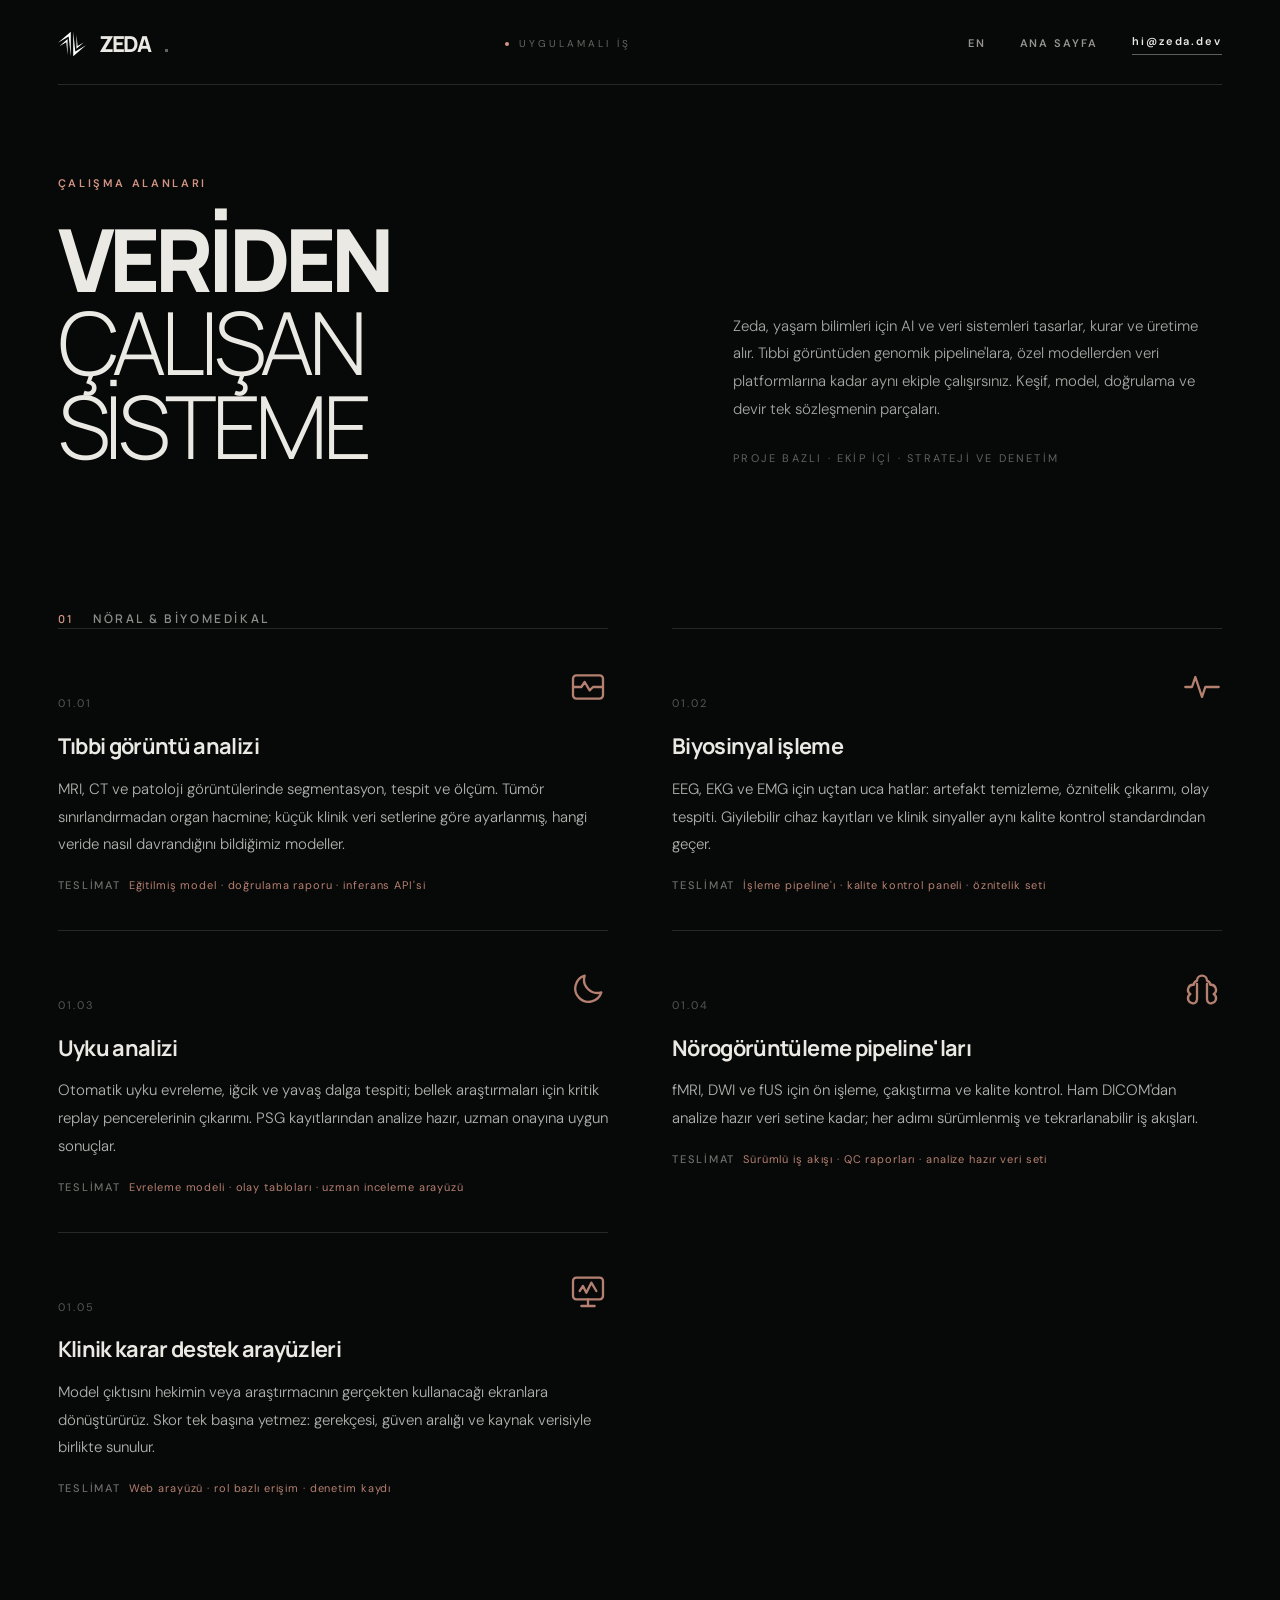
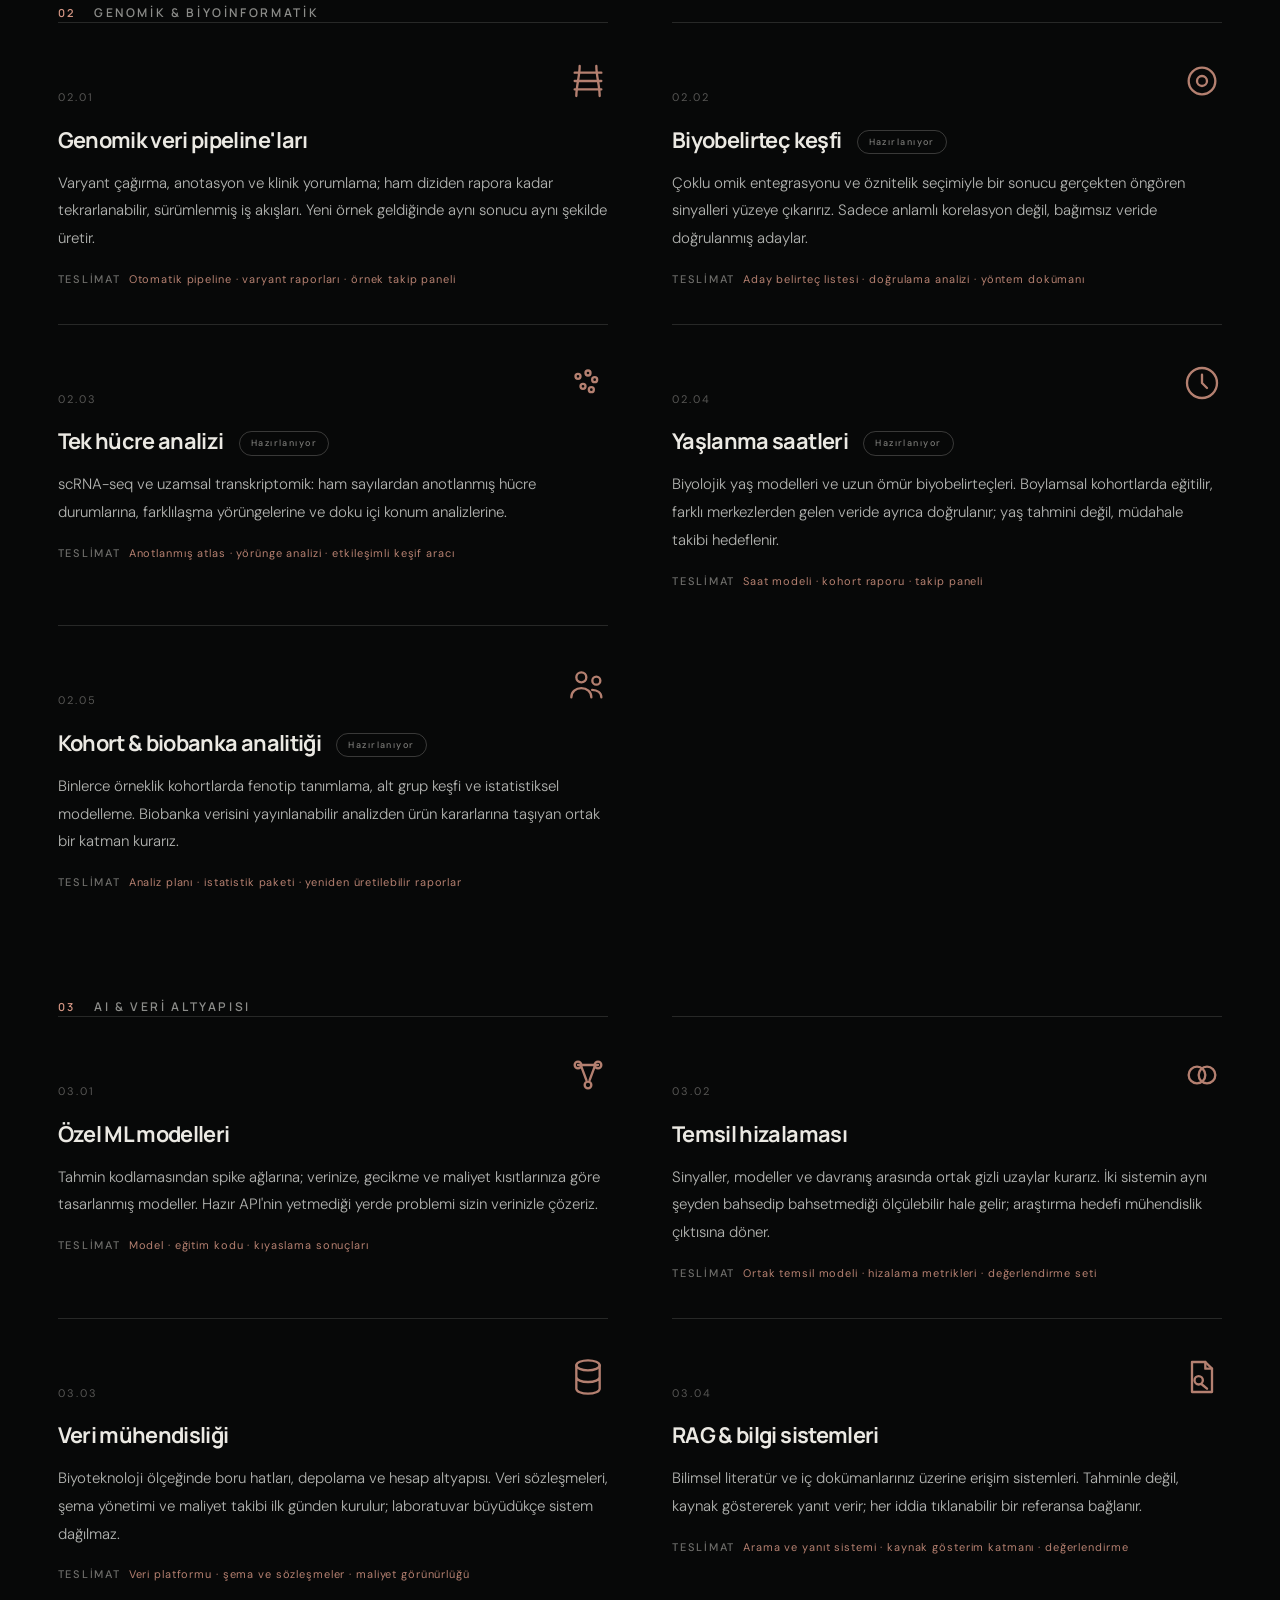
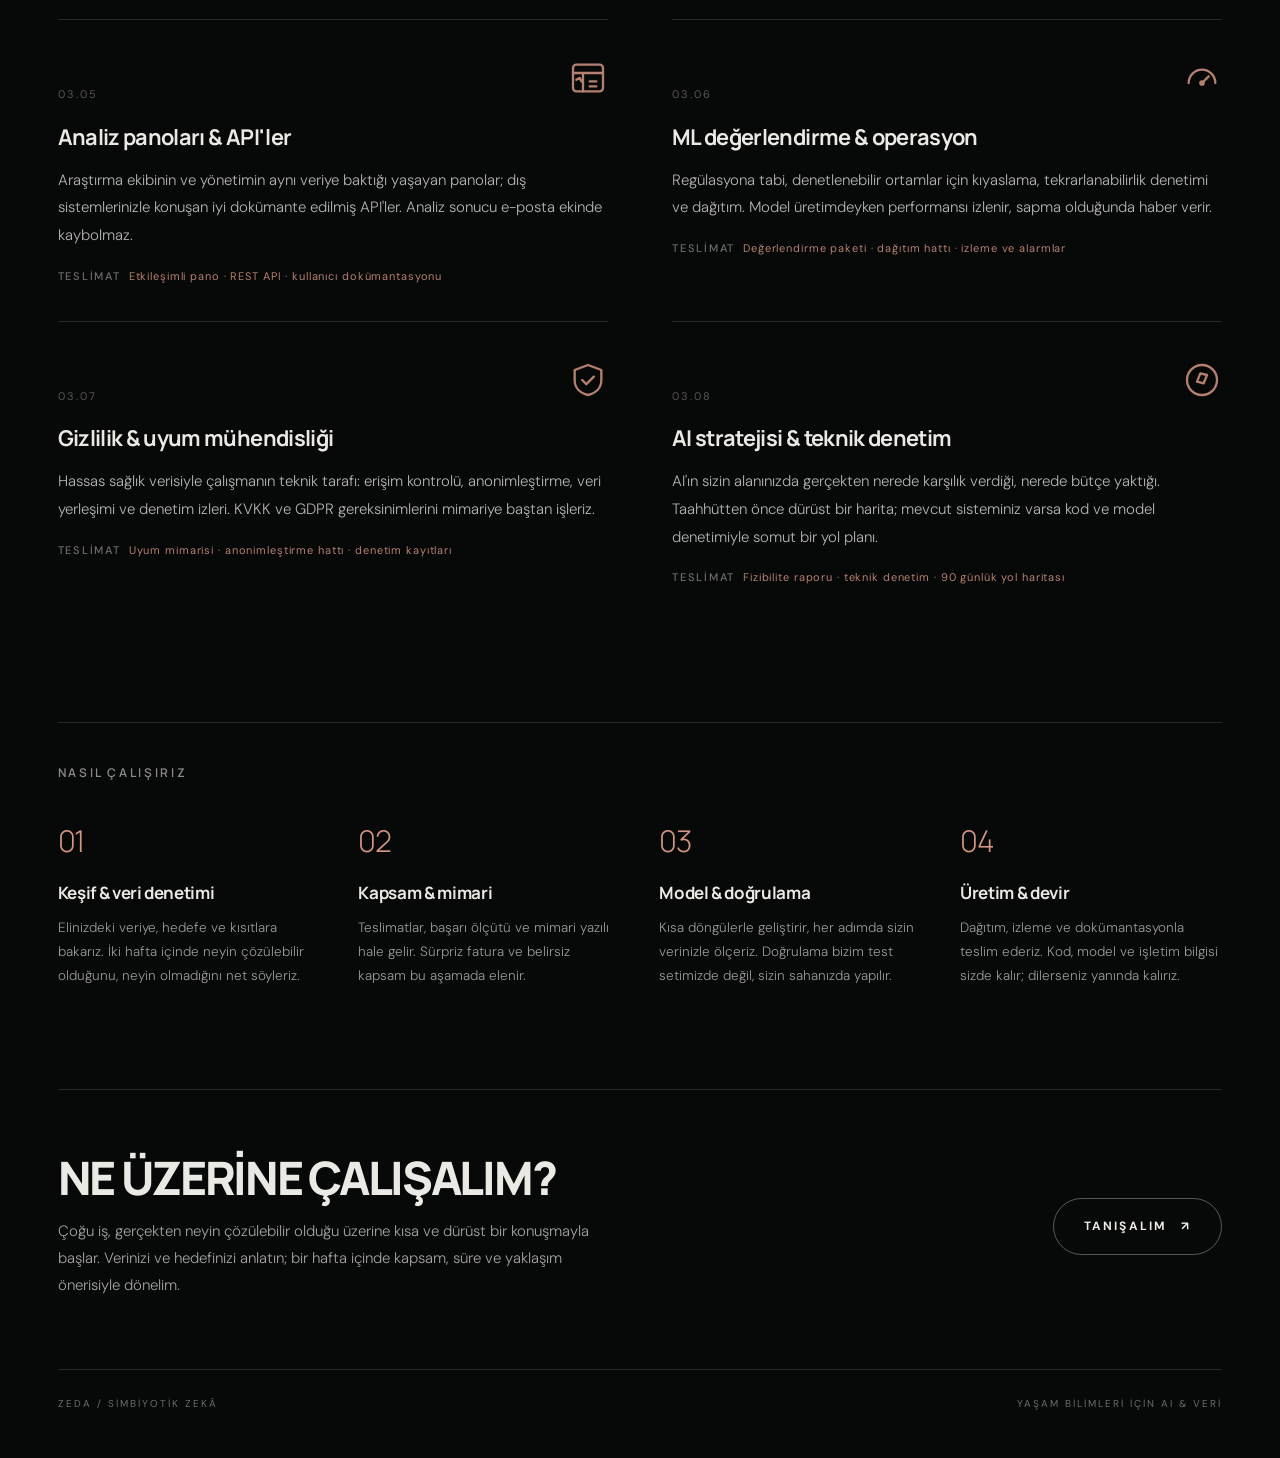
<file: services-tr.html>
<!doctype html>
<html lang="tr">
<head>
<meta charset="utf-8">
<meta name="viewport" content="width=device-width, initial-scale=1, viewport-fit=cover">
<meta name="theme-color" content="#080909">
<meta name="robots" content="index,follow">
<meta name="description" content="Zeda hizmetleri: tıbbi görüntüleme, biyosinyal, genomik ve biyoinformatikten AI ve veri altyapısına; yaşam bilimleri için uçtan uca mühendislik.">
<link rel="canonical" href="https://zeda.dev/services-tr.html">
<link rel="alternate" hreflang="en" href="https://zeda.dev/services.html">
<link rel="alternate" hreflang="tr" href="https://zeda.dev/services-tr.html">
<link rel="alternate" hreflang="x-default" href="https://zeda.dev/services.html">
  <link rel="icon" type="image/svg+xml" href="./zeda-logo-white.svg">
<meta name="twitter:card" content="summary_large_image">
<meta property="og:type" content="website">
  <meta property="og:image" content="https://zeda.dev/og-image.jpg">
  <meta property="og:image:width" content="1200">
  <meta property="og:image:height" content="630">
  <meta property="og:image:alt" content="Zeda · AI and data for the life sciences">
  <meta name="twitter:image" content="https://zeda.dev/og-image.jpg">

<meta property="og:title" content="Çalışma Alanları · Zeda">
<meta property="og:description" content="Zeda hizmetleri: tıbbi görüntüleme, biyosinyal, genomik ve biyoinformatikten AI ve veri altyapısına; yaşam bilimleri için uçtan uca mühendislik.">
<link rel="preconnect" href="https://fonts.googleapis.com">
<link rel="preconnect" href="https://fonts.gstatic.com" crossorigin>
<link href="https://fonts.googleapis.com/css2?family=DM+Sans:wght@300;400;500;600;700&family=Manrope:wght@300;400;500;600;700;800&display=swap" rel="stylesheet">
<title>Çalışma Alanları · Zeda | AI &amp; Data for the Life Sciences</title>
<style>
:root{--ink:#070808;--chalk:#ebe9e3;--acc:#d39583;--line:rgba(235,233,227,.14)}
*{box-sizing:border-box}
html{scroll-behavior:smooth}
body{margin:0;background:var(--ink);color:var(--chalk);font-family:'DM Sans',Helvetica,Arial,sans-serif;-webkit-font-smoothing:antialiased;line-height:1.6}
a{color:inherit;text-decoration:none}
.wrap{max-width:1560px;margin:0 auto;padding:0 clamp(24px,4.5vw,72px)}
header{display:flex;align-items:center;justify-content:space-between;padding:30px 0 26px;border-bottom:1px solid var(--line)}
.brand{display:inline-flex;align-items:center;gap:13px;font-family:'Manrope',sans-serif;font-weight:800;letter-spacing:-.09em;font-size:22px;line-height:1}
.brand img{width:28px;height:28px}
.brand .dot{opacity:.4}
.head-mid{font-size:10px;letter-spacing:.3em;color:rgba(235,233,227,.42);display:flex;align-items:center;gap:10px}
.head-mid::before{content:"";width:4px;height:4px;border-radius:50%;background:var(--acc)}
.head-right{display:flex;align-items:center;gap:clamp(18px,2.6vw,42px);font-size:11px;letter-spacing:.18em;font-weight:600}
.head-right a{opacity:.62;transition:opacity .2s}
.head-right a:hover{opacity:1}
.head-right .mail{border-bottom:1px solid rgba(255,255,255,.35);padding-bottom:3px;opacity:1}
.hero{padding:10vh 0 8vh;display:grid;grid-template-columns:1.25fr 1fr;gap:clamp(30px,5vw,90px);align-items:end}
.hero .kick{font-size:11px;letter-spacing:.24em;color:var(--acc);font-weight:600;margin-bottom:24px}
.hero h1{font-family:'Manrope',sans-serif;font-weight:800;letter-spacing:-.06em;line-height:.96;font-size:clamp(46px,6.8vw,110px);margin:0}
.hero h1 .thin{font-weight:300}
.hero p{max-width:56ch;font-size:clamp(15px,1.15vw,18px);color:rgba(227,228,224,.72);font-weight:300;line-height:1.85;margin:0 0 8px}
.hero .hero-note{display:block;margin-top:26px;font-size:11px;letter-spacing:.2em;color:rgba(235,233,227,.4)}
.svc-sec-title{font-family:'Manrope',sans-serif;font-size:12px;font-weight:600;letter-spacing:.22em;color:rgba(228,229,224,.6);margin:70px 0 0;text-transform:uppercase;display:flex;align-items:baseline;gap:18px}
.svc-sec-title .sec-n{color:var(--acc);font-size:11px}
.svc-grid{display:grid;grid-template-columns:repeat(2,1fr);column-gap:clamp(40px,5vw,90px)}
.svc-card{position:relative;padding:38px 0 34px;border-top:1px solid var(--line)}
.svc-top{display:flex;align-items:baseline;justify-content:space-between;gap:16px;margin-bottom:14px}
.svc-n{font-size:11px;letter-spacing:.18em;color:rgba(235,233,227,.35)}
.svc-icon{color:var(--acc);opacity:.85;transition:transform .3s,opacity .3s}
.svc-card:hover .svc-icon{transform:translateY(-3px);opacity:1}
.svc-card h3{font-family:'Manrope',sans-serif;font-size:clamp(21px,1.7vw,27px);font-weight:700;letter-spacing:-.03em;margin:0 0 12px}
.svc-card p{margin:0;font-size:15px;line-height:1.85;color:rgba(227,228,224,.78);font-weight:300;max-width:56ch}
.svc-out{margin-top:16px;font-size:11px;letter-spacing:.08em;line-height:1.9;color:rgba(211,149,131,.85)}
.svc-out b{color:rgba(235,233,227,.45);font-weight:500;letter-spacing:.16em;margin-right:8px}
.process{margin-top:100px;border-top:1px solid var(--line);padding-top:40px}
.process-grid{display:grid;grid-template-columns:repeat(4,1fr);gap:clamp(24px,3vw,54px);margin-top:34px}
.step .step-n{font-family:'Manrope',sans-serif;font-size:30px;font-weight:300;color:var(--acc);letter-spacing:-.04em}
.step h3{font-family:'Manrope',sans-serif;font-size:17px;font-weight:700;margin:14px 0 10px;letter-spacing:-.02em}
.step p{margin:0;font-size:13.5px;line-height:1.8;color:rgba(227,228,224,.66);font-weight:300}
.close{margin:100px 0 0;border-top:1px solid var(--line);padding:64px 0 70px;display:flex;align-items:center;justify-content:space-between;gap:32px;flex-wrap:wrap}
.close h2{font-family:'Manrope',sans-serif;font-size:clamp(30px,3.6vw,54px);font-weight:800;letter-spacing:-.05em;line-height:1.05;margin:0 0 16px}
.close p{margin:0;font-size:15px;color:rgba(227,228,224,.7);max-width:56ch;font-weight:300;line-height:1.8}
.cta{display:inline-flex;align-items:center;gap:14px;font-size:12px;font-weight:700;letter-spacing:.18em;border:1px solid rgba(235,233,227,.35);border-radius:100px;padding:18px 30px;transition:border-color .25s,background .25s;white-space:nowrap}
.cta:hover{border-color:var(--acc);background:rgba(211,149,131,.08)}
footer{padding:26px 0 46px;border-top:1px solid var(--line);font-size:10px;letter-spacing:.2em;color:rgba(231,232,228,.45);display:flex;justify-content:space-between;gap:16px;flex-wrap:wrap}
@media(max-width:980px){.process-grid{grid-template-columns:repeat(2,1fr)}.hero{grid-template-columns:1fr;gap:30px}}
@media(max-width:760px){.svc-grid{grid-template-columns:1fr}.head-mid{display:none}.close{padding:46px 0 54px}}
@media(max-width:640px){.head-right{gap:16px;font-size:10px}.process-grid{grid-template-columns:1fr}}

.badge-soon{display:inline-block;margin-left:12px;padding:4px 11px;border:1px solid rgba(235,233,227,.22);border-radius:100px;font-family:'DM Sans',sans-serif;font-size:9px;letter-spacing:.16em;font-weight:500;color:rgba(235,233,227,.5);vertical-align:middle;font-weight:500}
</style>
<script type="application/ld+json">
{
 "@context": "https://schema.org",
 "@graph": [
  {
   "@type": "Organization",
   "@id": "https://zeda.dev/#organization",
   "name": "Zeda",
   "url": "https://zeda.dev/",
   "email": "hi@zeda.dev",
   "logo": "https://zeda.dev/zeda-logo-white.svg"
  },
  {
   "@type": "WebPage",
   "@id": "https://zeda.dev/services-tr.html#page",
   "url": "https://zeda.dev/services-tr.html",
   "name": "Çalışma Alanları · Zeda",
   "description": "Yaşam bilimleri için AI ve veri mühendisliği hizmetleri.",
   "inLanguage": "tr",
   "about": {
    "@id": "https://zeda.dev/#organization"
   }
  },
  {
   "@type": "OfferCatalog",
   "name": "Çalışma Alanları · Zeda",
   "url": "https://zeda.dev/services-tr.html",
   "itemListElement": [
    {
     "@type": "Offer",
     "itemOffered": {
      "@type": "Service",
      "name": "Tıbbi görüntü analizi",
      "provider": {
       "@id": "https://zeda.dev/#organization"
      }
     }
    },
    {
     "@type": "Offer",
     "itemOffered": {
      "@type": "Service",
      "name": "Biyosinyal işleme",
      "provider": {
       "@id": "https://zeda.dev/#organization"
      }
     }
    },
    {
     "@type": "Offer",
     "itemOffered": {
      "@type": "Service",
      "name": "Uyku analizi",
      "provider": {
       "@id": "https://zeda.dev/#organization"
      }
     }
    },
    {
     "@type": "Offer",
     "itemOffered": {
      "@type": "Service",
      "name": "Nörogörüntüleme pipeline'ları",
      "provider": {
       "@id": "https://zeda.dev/#organization"
      }
     }
    },
    {
     "@type": "Offer",
     "itemOffered": {
      "@type": "Service",
      "name": "Klinik karar destek arayüzleri",
      "provider": {
       "@id": "https://zeda.dev/#organization"
      }
     }
    },
    {
     "@type": "Offer",
     "itemOffered": {
      "@type": "Service",
      "name": "Genomik veri pipeline'ları",
      "provider": {
       "@id": "https://zeda.dev/#organization"
      }
     }
    },
    {
     "@type": "Offer",
     "itemOffered": {
      "@type": "Service",
      "name": "Biyobelirteç keşfi",
      "provider": {
       "@id": "https://zeda.dev/#organization"
      }
     }
    },
    {
     "@type": "Offer",
     "itemOffered": {
      "@type": "Service",
      "name": "Tek hücre analizi",
      "provider": {
       "@id": "https://zeda.dev/#organization"
      }
     }
    },
    {
     "@type": "Offer",
     "itemOffered": {
      "@type": "Service",
      "name": "Yaşlanma saatleri",
      "provider": {
       "@id": "https://zeda.dev/#organization"
      }
     }
    },
    {
     "@type": "Offer",
     "itemOffered": {
      "@type": "Service",
      "name": "Kohort & biobanka analitiği",
      "provider": {
       "@id": "https://zeda.dev/#organization"
      }
     }
    },
    {
     "@type": "Offer",
     "itemOffered": {
      "@type": "Service",
      "name": "Özel ML modelleri",
      "provider": {
       "@id": "https://zeda.dev/#organization"
      }
     }
    },
    {
     "@type": "Offer",
     "itemOffered": {
      "@type": "Service",
      "name": "Temsil hizalaması",
      "provider": {
       "@id": "https://zeda.dev/#organization"
      }
     }
    },
    {
     "@type": "Offer",
     "itemOffered": {
      "@type": "Service",
      "name": "Veri mühendisliği",
      "provider": {
       "@id": "https://zeda.dev/#organization"
      }
     }
    },
    {
     "@type": "Offer",
     "itemOffered": {
      "@type": "Service",
      "name": "RAG & bilgi sistemleri",
      "provider": {
       "@id": "https://zeda.dev/#organization"
      }
     }
    },
    {
     "@type": "Offer",
     "itemOffered": {
      "@type": "Service",
      "name": "Analiz panoları & API'ler",
      "provider": {
       "@id": "https://zeda.dev/#organization"
      }
     }
    },
    {
     "@type": "Offer",
     "itemOffered": {
      "@type": "Service",
      "name": "ML değerlendirme & operasyon",
      "provider": {
       "@id": "https://zeda.dev/#organization"
      }
     }
    },
    {
     "@type": "Offer",
     "itemOffered": {
      "@type": "Service",
      "name": "Gizlilik & uyum mühendisliği",
      "provider": {
       "@id": "https://zeda.dev/#organization"
      }
     }
    },
    {
     "@type": "Offer",
     "itemOffered": {
      "@type": "Service",
      "name": "AI stratejisi & teknik denetim",
      "provider": {
       "@id": "https://zeda.dev/#organization"
      }
     }
    }
   ]
  }
 ]
}
</script>
</head>
<body>
<div class="wrap">
  <header>
    <a class="brand" href="./tr.html"><img src="./zeda-logo-white.svg" alt="" width="28" height="28">ZEDA<span class="dot">.</span></a>
    <span class="head-mid">UYGULAMALI İŞ</span>
    <div class="head-right">
      <a href="services.html" hreflang="en">EN</a>
      <a href="./tr.html">ANA SAYFA</a>
      <a class="mail" href="mailto:hi@zeda.dev">hi@zeda.dev</a>
    </div>
  </header>

  <section class="hero">
    <div>
      <div class="kick">ÇALIŞMA ALANLARI</div>
      <h1>VERİDEN<br><span class="thin">ÇALIŞAN SİSTEME</span></h1>
    </div>
    <div>
      <p>Zeda, yaşam bilimleri için AI ve veri sistemleri tasarlar, kurar ve üretime alır. Tıbbi görüntüden genomik pipeline'lara, özel modellerden veri platformlarına kadar aynı ekiple çalışırsınız. Keşif, model, doğrulama ve devir tek sözleşmenin parçaları.</p>
      <span class="hero-note">PROJE BAZLI · EKİP İÇİ · STRATEJİ VE DENETİM</span>
    </div>
  </section>
  <section class="svc-section">
    <h2 class="svc-sec-title"><span class="sec-n">01</span>Nöral & biyomedikal</h2>
    <div class="svc-grid"><article class="svc-card">
      <div class="svc-top"><span class="svc-n">01.01</span><div class="svc-icon"><svg viewBox="0 0 24 24" width="40" height="40" fill="none" stroke="currentColor" stroke-width="1.4" stroke-linecap="round" stroke-linejoin="round" aria-hidden="true"><rect x="3" y="5" width="18" height="14" rx="2"/><path d="M3 12h5l2-3 3 5 2-2h6"/></svg></div></div>
      <h3>Tıbbi görüntü analizi</h3>
      <p>MRI, CT ve patoloji görüntülerinde segmentasyon, tespit ve ölçüm. Tümör sınırlandırmadan organ hacmine; küçük klinik veri setlerine göre ayarlanmış, hangi veride nasıl davrandığını bildiğimiz modeller.</p>
      <div class="svc-out"><b>TESLİMAT</b>Eğitilmiş model · doğrulama raporu · inferans API'si</div>
    </article><article class="svc-card">
      <div class="svc-top"><span class="svc-n">01.02</span><div class="svc-icon"><svg viewBox="0 0 24 24" width="40" height="40" fill="none" stroke="currentColor" stroke-width="1.4" stroke-linecap="round" stroke-linejoin="round" aria-hidden="true"><path d="M2 12h4l2-6 4 12 2-6h8"/></svg></div></div>
      <h3>Biyosinyal işleme</h3>
      <p>EEG, EKG ve EMG için uçtan uca hatlar: artefakt temizleme, öznitelik çıkarımı, olay tespiti. Giyilebilir cihaz kayıtları ve klinik sinyaller aynı kalite kontrol standardından geçer.</p>
      <div class="svc-out"><b>TESLİMAT</b>İşleme pipeline'ı · kalite kontrol paneli · öznitelik seti</div>
    </article><article class="svc-card">
      <div class="svc-top"><span class="svc-n">01.03</span><div class="svc-icon"><svg viewBox="0 0 24 24" width="40" height="40" fill="none" stroke="currentColor" stroke-width="1.4" stroke-linecap="round" stroke-linejoin="round" aria-hidden="true"><path d="M20 14A8 8 0 0 1 10 4a8 8 0 1 0 10 10z"/></svg></div></div>
      <h3>Uyku analizi</h3>
      <p>Otomatik uyku evreleme, iğcik ve yavaş dalga tespiti; bellek araştırmaları için kritik replay pencerelerinin çıkarımı. PSG kayıtlarından analize hazır, uzman onayına uygun sonuçlar.</p>
      <div class="svc-out"><b>TESLİMAT</b>Evreleme modeli · olay tabloları · uzman inceleme arayüzü</div>
    </article><article class="svc-card">
      <div class="svc-top"><span class="svc-n">01.04</span><div class="svc-icon"><svg viewBox="0 0 24 24" width="40" height="40" fill="none" stroke="currentColor" stroke-width="1.4" stroke-linecap="round" stroke-linejoin="round" aria-hidden="true"><path d="M12 4a3 3 0 0 0-3 3 3 3 0 0 0-2 2.5A3 3 0 0 0 5 15a3 3 0 0 0 1 5.5c1.5.5 3-.5 3-2.5V9m3-5a3 3 0 0 1 3 3 3 3 0 0 1 2 2.5A3 3 0 0 1 19 15a3 3 0 0 1-1 5.5c-1.5.5-3-.5-3-2.5V9"/></svg></div></div>
      <h3>Nörogörüntüleme pipeline'ları</h3>
      <p>fMRI, DWI ve fUS için ön işleme, çakıştırma ve kalite kontrol. Ham DICOM'dan analize hazır veri setine kadar; her adımı sürümlenmiş ve tekrarlanabilir iş akışları.</p>
      <div class="svc-out"><b>TESLİMAT</b>Sürümlü iş akışı · QC raporları · analize hazır veri seti</div>
    </article><article class="svc-card">
      <div class="svc-top"><span class="svc-n">01.05</span><div class="svc-icon"><svg viewBox="0 0 24 24" width="40" height="40" fill="none" stroke="currentColor" stroke-width="1.4" stroke-linecap="round" stroke-linejoin="round" aria-hidden="true"><rect x="3" y="4" width="18" height="13" rx="2"/><path d="M8 21h8M12 17v4M7 12l2-3 2 4 3-6 3 5"/></svg></div></div>
      <h3>Klinik karar destek arayüzleri</h3>
      <p>Model çıktısını hekimin veya araştırmacının gerçekten kullanacağı ekranlara dönüştürürüz. Skor tek başına yetmez: gerekçesi, güven aralığı ve kaynak verisiyle birlikte sunulur.</p>
      <div class="svc-out"><b>TESLİMAT</b>Web arayüzü · rol bazlı erişim · denetim kaydı</div>
    </article></div>
  </section>
  <section class="svc-section">
    <h2 class="svc-sec-title"><span class="sec-n">02</span>Genomik & biyoinformatik</h2>
    <div class="svc-grid"><article class="svc-card">
      <div class="svc-top"><span class="svc-n">02.01</span><div class="svc-icon"><svg viewBox="0 0 24 24" width="40" height="40" fill="none" stroke="currentColor" stroke-width="1.4" stroke-linecap="round" stroke-linejoin="round" aria-hidden="true"><path d="M7 3c0 6-2 12-2 18M17 3c0 6 2 12 2 18M4 7h16M4 12h16M4 17h16"/></svg></div></div>
      <h3>Genomik veri pipeline'ları</h3>
      <p>Varyant çağırma, anotasyon ve klinik yorumlama; ham diziden rapora kadar tekrarlanabilir, sürümlenmiş iş akışları. Yeni örnek geldiğinde aynı sonucu aynı şekilde üretir.</p>
      <div class="svc-out"><b>TESLİMAT</b>Otomatik pipeline · varyant raporları · örnek takip paneli</div>
    </article><article class="svc-card">
      <div class="svc-top"><span class="svc-n">02.02</span><div class="svc-icon"><svg viewBox="0 0 24 24" width="40" height="40" fill="none" stroke="currentColor" stroke-width="1.4" stroke-linecap="round" stroke-linejoin="round" aria-hidden="true"><circle cx="12" cy="12" r="8"/><circle cx="12" cy="12" r="3"/></svg></div></div>
      <h3>Biyobelirteç keşfi <span class="badge-soon">Hazırlanıyor</span></h3>
      <p>Çoklu omik entegrasyonu ve öznitelik seçimiyle bir sonucu gerçekten öngören sinyalleri yüzeye çıkarırız. Sadece anlamlı korelasyon değil, bağımsız veride doğrulanmış adaylar.</p>
      <div class="svc-out"><b>TESLİMAT</b>Aday belirteç listesi · doğrulama analizi · yöntem dokümanı</div>
    </article><article class="svc-card">
      <div class="svc-top"><span class="svc-n">02.03</span><div class="svc-icon"><svg viewBox="0 0 24 24" width="40" height="40" fill="none" stroke="currentColor" stroke-width="1.4" stroke-linecap="round" stroke-linejoin="round" aria-hidden="true"><circle cx="6" cy="8" r="1.5"/><circle cx="12" cy="6" r="1.5"/><circle cx="9" cy="14" r="1.5"/><circle cx="16" cy="10" r="1.5"/><circle cx="14" cy="16" r="1.5"/></svg></div></div>
      <h3>Tek hücre analizi <span class="badge-soon">Hazırlanıyor</span></h3>
      <p>scRNA-seq ve uzamsal transkriptomik: ham sayılardan anotlanmış hücre durumlarına, farklılaşma yörüngelerine ve doku içi konum analizlerine.</p>
      <div class="svc-out"><b>TESLİMAT</b>Anotlanmış atlas · yörünge analizi · etkileşimli keşif aracı</div>
    </article><article class="svc-card">
      <div class="svc-top"><span class="svc-n">02.04</span><div class="svc-icon"><svg viewBox="0 0 24 24" width="40" height="40" fill="none" stroke="currentColor" stroke-width="1.4" stroke-linecap="round" stroke-linejoin="round" aria-hidden="true"><circle cx="12" cy="12" r="9"/><path d="M12 7v5l3 3"/></svg></div></div>
      <h3>Yaşlanma saatleri <span class="badge-soon">Hazırlanıyor</span></h3>
      <p>Biyolojik yaş modelleri ve uzun ömür biyobelirteçleri. Boylamsal kohortlarda eğitilir, farklı merkezlerden gelen veride ayrıca doğrulanır; yaş tahmini değil, müdahale takibi hedeflenir.</p>
      <div class="svc-out"><b>TESLİMAT</b>Saat modeli · kohort raporu · takip paneli</div>
    </article><article class="svc-card">
      <div class="svc-top"><span class="svc-n">02.05</span><div class="svc-icon"><svg viewBox="0 0 24 24" width="40" height="40" fill="none" stroke="currentColor" stroke-width="1.4" stroke-linecap="round" stroke-linejoin="round" aria-hidden="true"><circle cx="8" cy="8" r="3"/><circle cx="17" cy="10" r="2.4"/><path d="M2 20c0-3.5 2.7-5.5 6-5.5s6 2 6 5.5M14.5 15.5c3 .2 5.5 1.8 5.5 4.5"/></svg></div></div>
      <h3>Kohort & biobanka analitiği <span class="badge-soon">Hazırlanıyor</span></h3>
      <p>Binlerce örneklik kohortlarda fenotip tanımlama, alt grup keşfi ve istatistiksel modelleme. Biobanka verisini yayınlanabilir analizden ürün kararlarına taşıyan ortak bir katman kurarız.</p>
      <div class="svc-out"><b>TESLİMAT</b>Analiz planı · istatistik paketi · yeniden üretilebilir raporlar</div>
    </article></div>
  </section>
  <section class="svc-section">
    <h2 class="svc-sec-title"><span class="sec-n">03</span>AI & veri altyapısı</h2>
    <div class="svc-grid"><article class="svc-card">
      <div class="svc-top"><span class="svc-n">03.01</span><div class="svc-icon"><svg viewBox="0 0 24 24" width="40" height="40" fill="none" stroke="currentColor" stroke-width="1.4" stroke-linecap="round" stroke-linejoin="round" aria-hidden="true"><circle cx="6" cy="6" r="2"/><circle cx="18" cy="6" r="2"/><circle cx="12" cy="18" r="2"/><path d="M8 7l3 8M16 7l-3 8M6 6h12"/></svg></div></div>
      <h3>Özel ML modelleri</h3>
      <p>Tahmin kodlamasından spike ağlarına; verinize, gecikme ve maliyet kısıtlarınıza göre tasarlanmış modeller. Hazır API'nin yetmediği yerde problemi sizin verinizle çözeriz.</p>
      <div class="svc-out"><b>TESLİMAT</b>Model · eğitim kodu · kıyaslama sonuçları</div>
    </article><article class="svc-card">
      <div class="svc-top"><span class="svc-n">03.02</span><div class="svc-icon"><svg viewBox="0 0 24 24" width="40" height="40" fill="none" stroke="currentColor" stroke-width="1.4" stroke-linecap="round" stroke-linejoin="round" aria-hidden="true"><circle cx="9" cy="12" r="5"/><circle cx="15" cy="12" r="5"/></svg></div></div>
      <h3>Temsil hizalaması</h3>
      <p>Sinyaller, modeller ve davranış arasında ortak gizli uzaylar kurarız. İki sistemin aynı şeyden bahsedip bahsetmediği ölçülebilir hale gelir; araştırma hedefi mühendislik çıktısına döner.</p>
      <div class="svc-out"><b>TESLİMAT</b>Ortak temsil modeli · hizalama metrikleri · değerlendirme seti</div>
    </article><article class="svc-card">
      <div class="svc-top"><span class="svc-n">03.03</span><div class="svc-icon"><svg viewBox="0 0 24 24" width="40" height="40" fill="none" stroke="currentColor" stroke-width="1.4" stroke-linecap="round" stroke-linejoin="round" aria-hidden="true"><ellipse cx="12" cy="5" rx="7" ry="3"/><path d="M5 5v14c0 1.7 3.1 3 7 3s7-1.3 7-3V5M5 12c0 1.7 3.1 3 7 3s7-1.3 7-3"/></svg></div></div>
      <h3>Veri mühendisliği</h3>
      <p>Biyoteknoloji ölçeğinde boru hatları, depolama ve hesap altyapısı. Veri sözleşmeleri, şema yönetimi ve maliyet takibi ilk günden kurulur; laboratuvar büyüdükçe sistem dağılmaz.</p>
      <div class="svc-out"><b>TESLİMAT</b>Veri platformu · şema ve sözleşmeler · maliyet görünürlüğü</div>
    </article><article class="svc-card">
      <div class="svc-top"><span class="svc-n">03.04</span><div class="svc-icon"><svg viewBox="0 0 24 24" width="40" height="40" fill="none" stroke="currentColor" stroke-width="1.4" stroke-linecap="round" stroke-linejoin="round" aria-hidden="true"><path d="M6 3h8l4 4v14H6z"/><path d="M14 3v4h4"/><circle cx="10" cy="14" r="2.5"/><path d="M12 16.5L15 19"/></svg></div></div>
      <h3>RAG & bilgi sistemleri</h3>
      <p>Bilimsel literatür ve iç dokümanlarınız üzerine erişim sistemleri. Tahminle değil, kaynak göstererek yanıt verir; her iddia tıklanabilir bir referansa bağlanır.</p>
      <div class="svc-out"><b>TESLİMAT</b>Arama ve yanıt sistemi · kaynak gösterim katmanı · değerlendirme</div>
    </article><article class="svc-card">
      <div class="svc-top"><span class="svc-n">03.05</span><div class="svc-icon"><svg viewBox="0 0 24 24" width="40" height="40" fill="none" stroke="currentColor" stroke-width="1.4" stroke-linecap="round" stroke-linejoin="round" aria-hidden="true"><rect x="3" y="4" width="18" height="16" rx="2"/><path d="M3 9h18M9 9v11M13 14h4M13 17h4M5 13l2-1 1 2"/></svg></div></div>
      <h3>Analiz panoları & API'ler</h3>
      <p>Araştırma ekibinin ve yönetimin aynı veriye baktığı yaşayan panolar; dış sistemlerinizle konuşan iyi dokümante edilmiş API'ler. Analiz sonucu e-posta ekinde kaybolmaz.</p>
      <div class="svc-out"><b>TESLİMAT</b>Etkileşimli pano · REST API · kullanıcı dokümantasyonu</div>
    </article><article class="svc-card">
      <div class="svc-top"><span class="svc-n">03.06</span><div class="svc-icon"><svg viewBox="0 0 24 24" width="40" height="40" fill="none" stroke="currentColor" stroke-width="1.4" stroke-linecap="round" stroke-linejoin="round" aria-hidden="true"><path d="M4 15a8 8 0 1 1 16 0"/><path d="M12 15l4-4"/><circle cx="12" cy="15" r="1"/></svg></div></div>
      <h3>ML değerlendirme & operasyon</h3>
      <p>Regülasyona tabi, denetlenebilir ortamlar için kıyaslama, tekrarlanabilirlik denetimi ve dağıtım. Model üretimdeyken performansı izlenir, sapma olduğunda haber verir.</p>
      <div class="svc-out"><b>TESLİMAT</b>Değerlendirme paketi · dağıtım hattı · izleme ve alarmlar</div>
    </article><article class="svc-card">
      <div class="svc-top"><span class="svc-n">03.07</span><div class="svc-icon"><svg viewBox="0 0 24 24" width="40" height="40" fill="none" stroke="currentColor" stroke-width="1.4" stroke-linecap="round" stroke-linejoin="round" aria-hidden="true"><path d="M12 3l8 3v6c0 5-3.5 8-8 9-4.5-1-8-4-8-9V6z"/><path d="M8.5 12l2.5 2.5 4.5-4.5"/></svg></div></div>
      <h3>Gizlilik & uyum mühendisliği</h3>
      <p>Hassas sağlık verisiyle çalışmanın teknik tarafı: erişim kontrolü, anonimleştirme, veri yerleşimi ve denetim izleri. KVKK ve GDPR gereksinimlerini mimariye baştan işleriz.</p>
      <div class="svc-out"><b>TESLİMAT</b>Uyum mimarisi · anonimleştirme hattı · denetim kayıtları</div>
    </article><article class="svc-card">
      <div class="svc-top"><span class="svc-n">03.08</span><div class="svc-icon"><svg viewBox="0 0 24 24" width="40" height="40" fill="none" stroke="currentColor" stroke-width="1.4" stroke-linecap="round" stroke-linejoin="round" aria-hidden="true"><circle cx="12" cy="12" r="9"/><path d="M15 9l-2 5-4-1 2-5z"/></svg></div></div>
      <h3>AI stratejisi & teknik denetim</h3>
      <p>AI'ın sizin alanınızda gerçekten nerede karşılık verdiği, nerede bütçe yaktığı. Taahhütten önce dürüst bir harita; mevcut sisteminiz varsa kod ve model denetimiyle somut bir yol planı.</p>
      <div class="svc-out"><b>TESLİMAT</b>Fizibilite raporu · teknik denetim · 90 günlük yol haritası</div>
    </article></div>
  </section>
  <section class="process">
    <h2 class="svc-sec-title" style="margin-top:0">NASIL ÇALIŞIRIZ</h2>
    <div class="process-grid"><div class="step"><span class="step-n">01</span><h3>Keşif & veri denetimi</h3><p>Elinizdeki veriye, hedefe ve kısıtlara bakarız. İki hafta içinde neyin çözülebilir olduğunu, neyin olmadığını net söyleriz.</p></div><div class="step"><span class="step-n">02</span><h3>Kapsam & mimari</h3><p>Teslimatlar, başarı ölçütü ve mimari yazılı hale gelir. Sürpriz fatura ve belirsiz kapsam bu aşamada elenir.</p></div><div class="step"><span class="step-n">03</span><h3>Model & doğrulama</h3><p>Kısa döngülerle geliştirir, her adımda sizin verinizle ölçeriz. Doğrulama bizim test setimizde değil, sizin sahanızda yapılır.</p></div><div class="step"><span class="step-n">04</span><h3>Üretim & devir</h3><p>Dağıtım, izleme ve dokümantasyonla teslim ederiz. Kod, model ve işletim bilgisi sizde kalır; dilerseniz yanında kalırız.</p></div></div>
  </section>


  <section class="close">
    <div>
      <h2>NE ÜZERİNE ÇALIŞALIM?</h2>
      <p>Çoğu iş, gerçekten neyin çözülebilir olduğu üzerine kısa ve dürüst bir konuşmayla başlar. Verinizi ve hedefinizi anlatın; bir hafta içinde kapsam, süre ve yaklaşım önerisiyle dönelim.</p>
    </div>
    <a class="cta" href="mailto:hi@zeda.dev?subject=Project%20inquiry">TANIŞALIM <span>↗</span></a>
  </section>

  <footer>
    <span>ZEDA / SİMBİYOTİK ZEKÂ</span>
    <span>YAŞAM BİLİMLERİ İÇİN AI & VERİ</span>
  </footer>
</div>
</body>
</html>
</file>
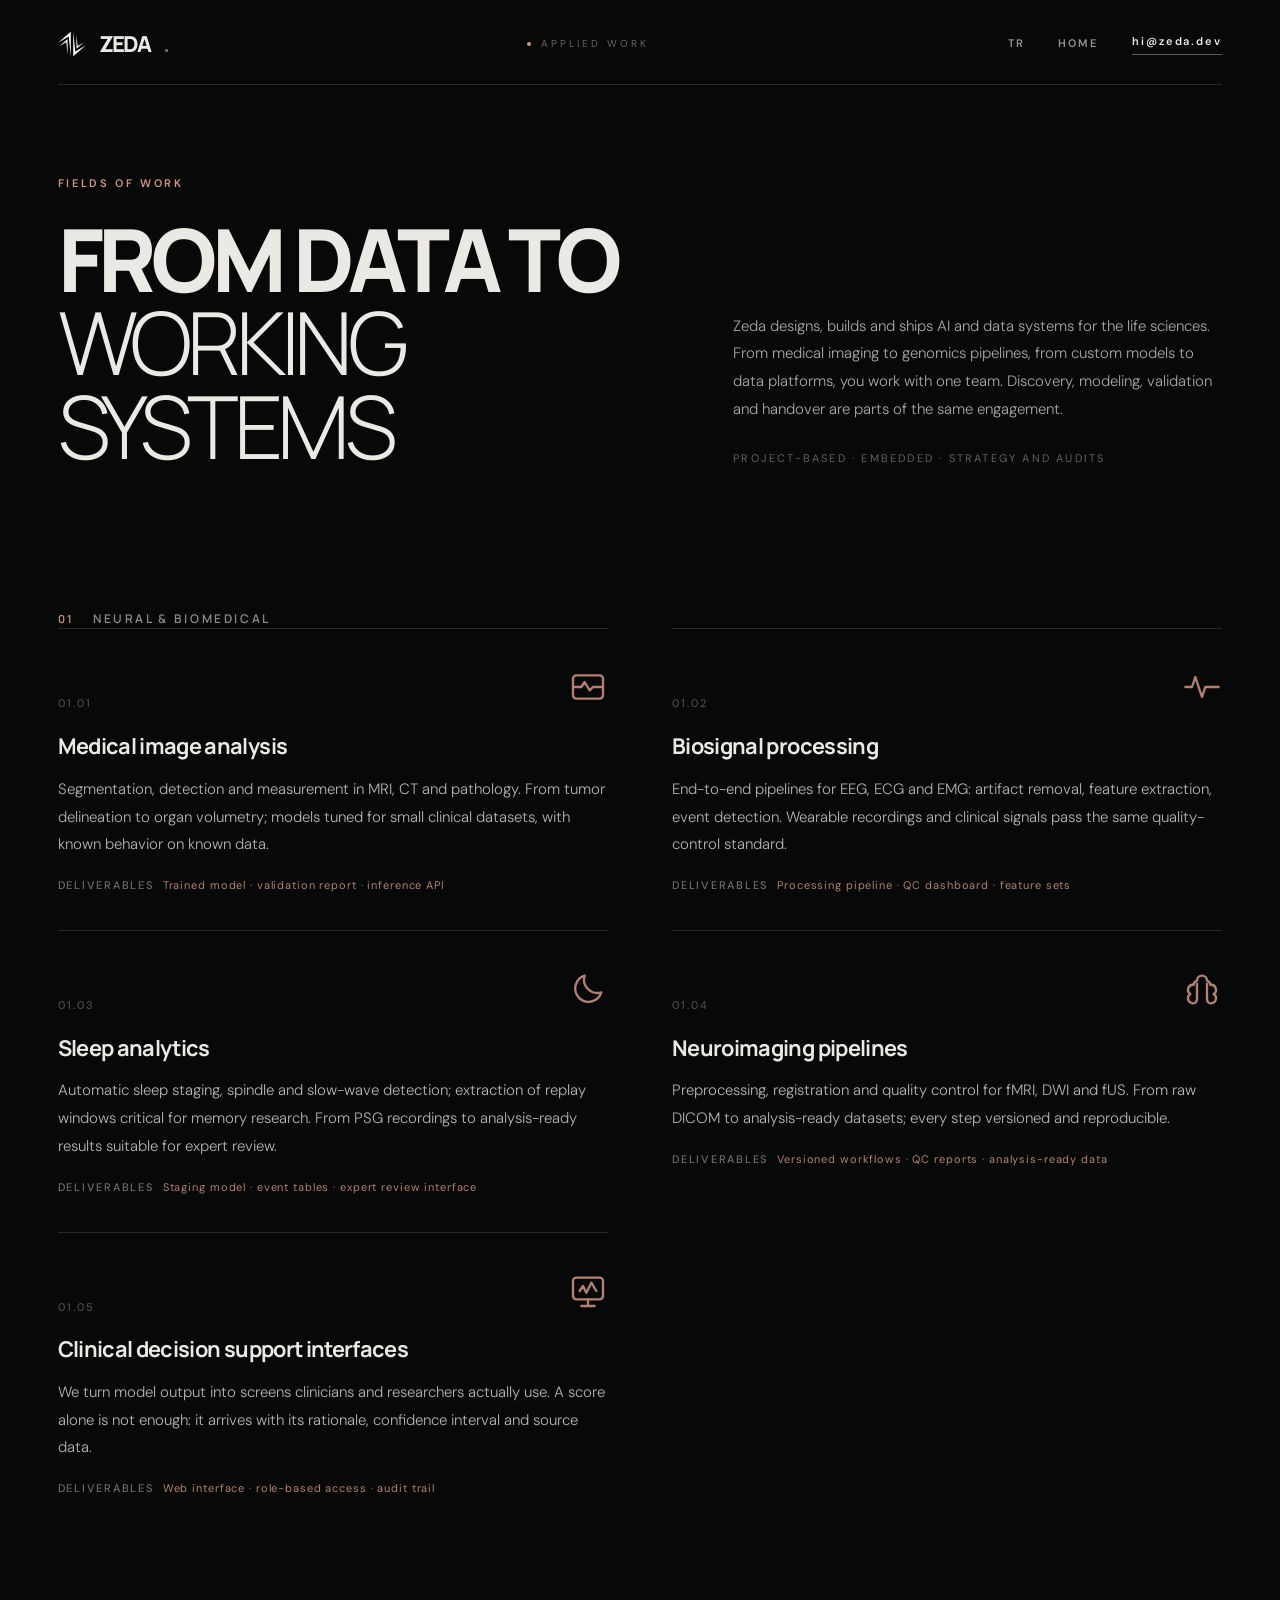
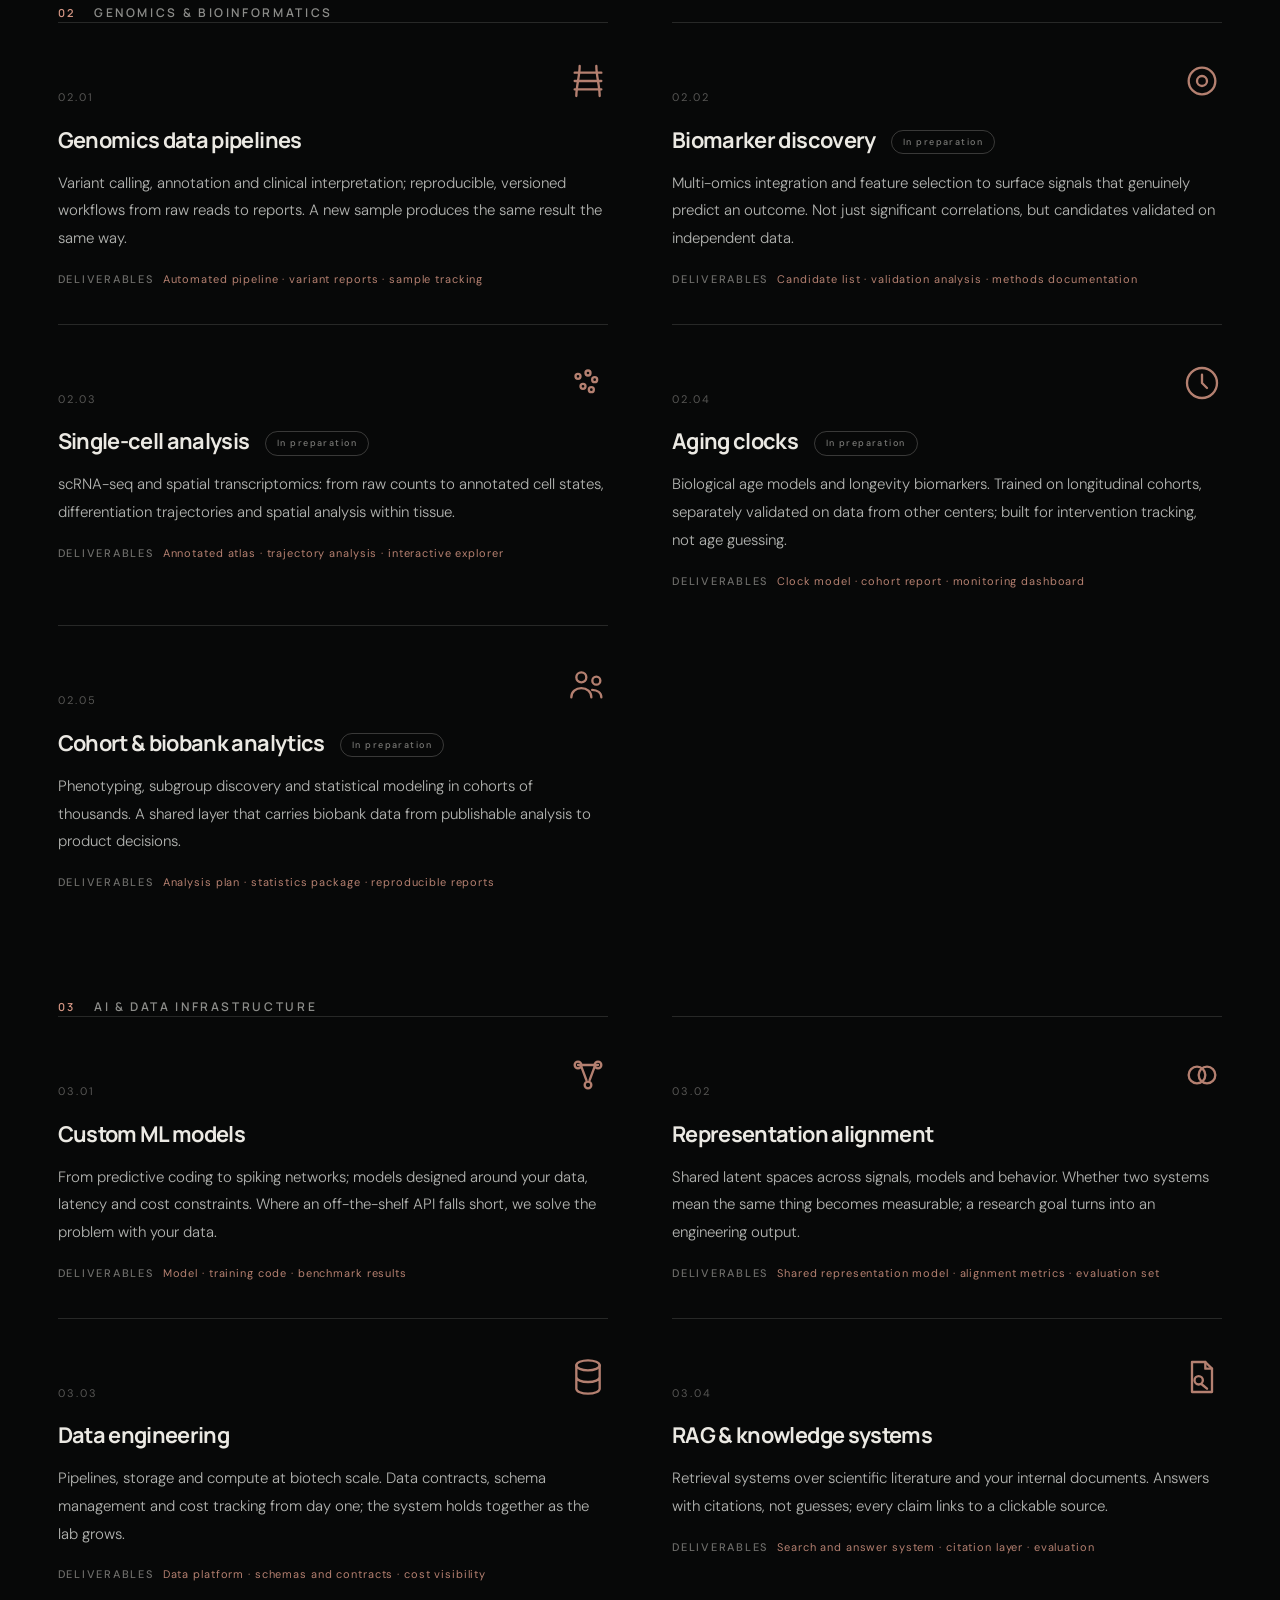
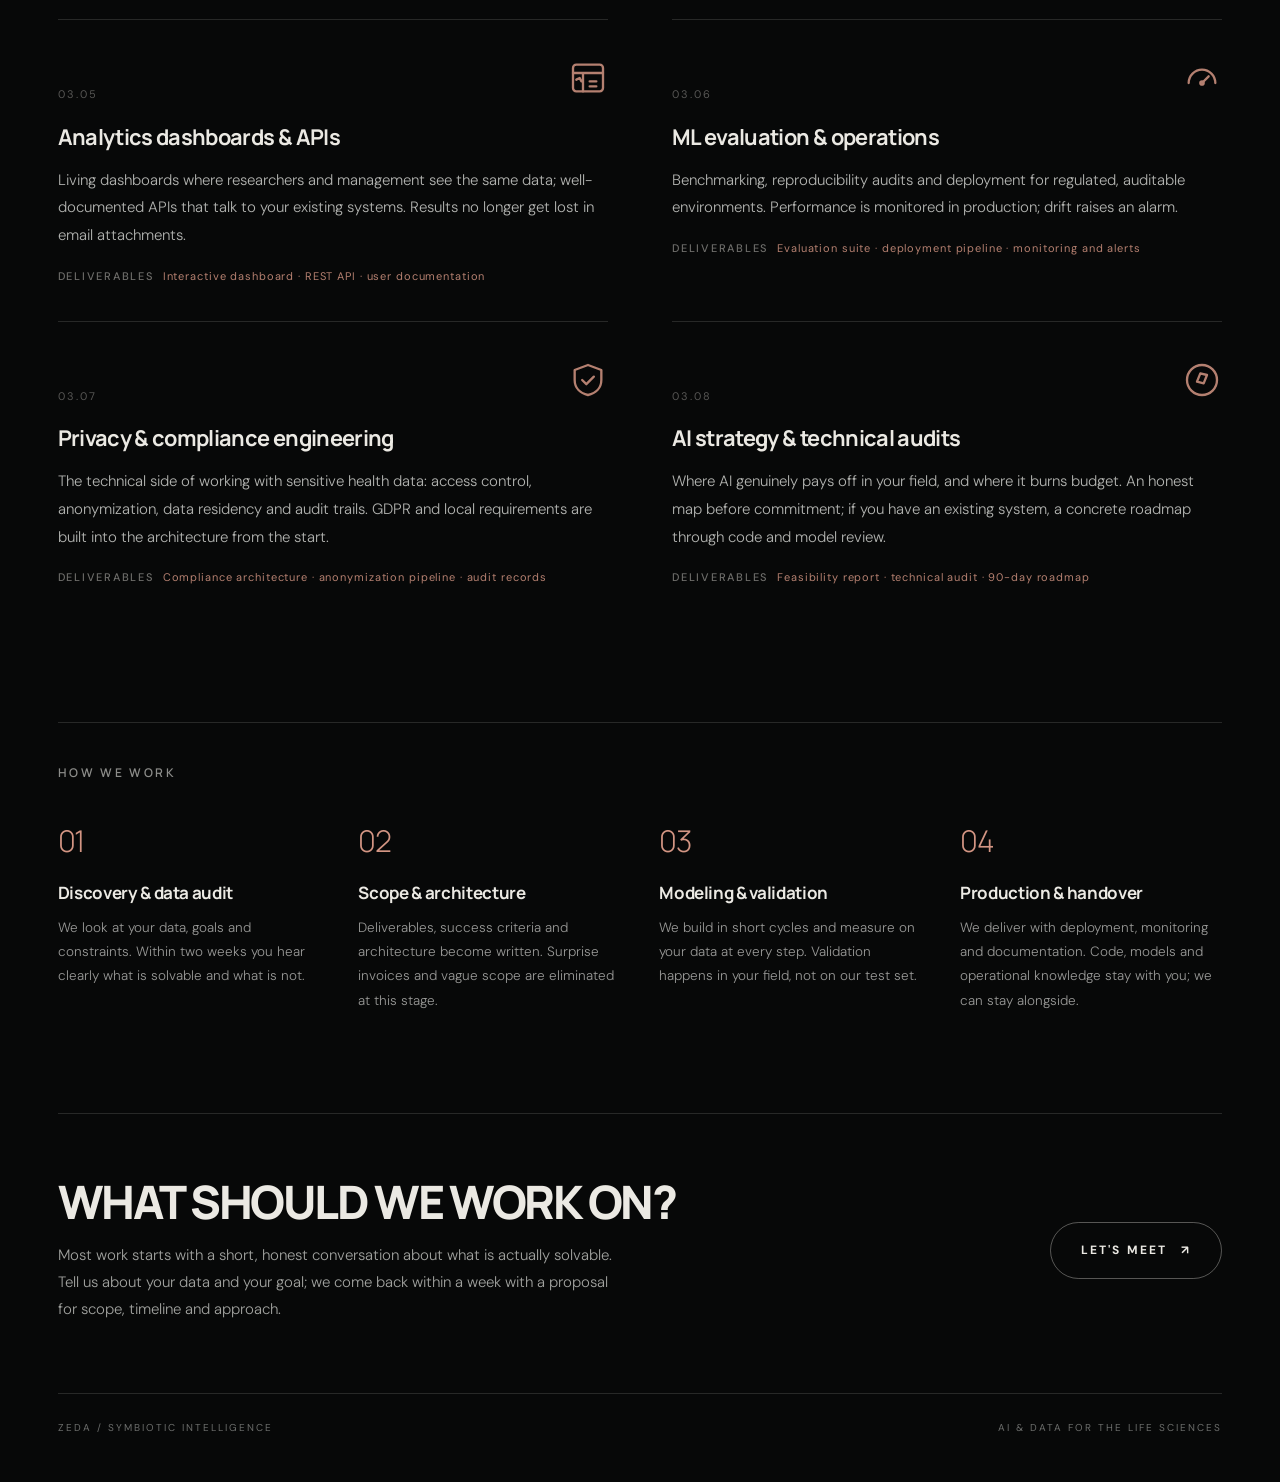
<file: services.html>
<!doctype html>
<html lang="en">
<head>
<meta charset="utf-8">
<meta name="viewport" content="width=device-width, initial-scale=1, viewport-fit=cover">
<meta name="theme-color" content="#080909">
<meta name="robots" content="index,follow">
<meta name="description" content="Zeda services: from medical imaging, biosignals, genomics and bioinformatics to AI and data infrastructure; end-to-end engineering for the life sciences.">
<link rel="canonical" href="https://zeda.dev/services.html">
<link rel="alternate" hreflang="en" href="https://zeda.dev/services.html">
<link rel="alternate" hreflang="tr" href="https://zeda.dev/services-tr.html">
<link rel="alternate" hreflang="x-default" href="https://zeda.dev/services.html">
  <link rel="icon" type="image/svg+xml" href="./zeda-logo-white.svg">
<meta name="twitter:card" content="summary_large_image">
<meta property="og:type" content="website">
  <meta property="og:image" content="https://zeda.dev/og-image.jpg">
  <meta property="og:image:width" content="1200">
  <meta property="og:image:height" content="630">
  <meta property="og:image:alt" content="Zeda · AI and data for the life sciences">
  <meta name="twitter:image" content="https://zeda.dev/og-image.jpg">

<meta property="og:title" content="Fields of Work · Zeda">
<meta property="og:description" content="Zeda services: from medical imaging, biosignals, genomics and bioinformatics to AI and data infrastructure; end-to-end engineering for the life sciences.">
<link rel="preconnect" href="https://fonts.googleapis.com">
<link rel="preconnect" href="https://fonts.gstatic.com" crossorigin>
<link href="https://fonts.googleapis.com/css2?family=DM+Sans:wght@300;400;500;600;700&family=Manrope:wght@300;400;500;600;700;800&display=swap" rel="stylesheet">
<title>Fields of Work · Zeda | AI &amp; Data for the Life Sciences</title>
<style>
:root{--ink:#070808;--chalk:#ebe9e3;--acc:#d39583;--line:rgba(235,233,227,.14)}
*{box-sizing:border-box}
html{scroll-behavior:smooth}
body{margin:0;background:var(--ink);color:var(--chalk);font-family:'DM Sans',Helvetica,Arial,sans-serif;-webkit-font-smoothing:antialiased;line-height:1.6}
a{color:inherit;text-decoration:none}
.wrap{max-width:1560px;margin:0 auto;padding:0 clamp(24px,4.5vw,72px)}
header{display:flex;align-items:center;justify-content:space-between;padding:30px 0 26px;border-bottom:1px solid var(--line)}
.brand{display:inline-flex;align-items:center;gap:13px;font-family:'Manrope',sans-serif;font-weight:800;letter-spacing:-.09em;font-size:22px;line-height:1}
.brand img{width:28px;height:28px}
.brand .dot{opacity:.4}
.head-mid{font-size:10px;letter-spacing:.3em;color:rgba(235,233,227,.42);display:flex;align-items:center;gap:10px}
.head-mid::before{content:"";width:4px;height:4px;border-radius:50%;background:var(--acc)}
.head-right{display:flex;align-items:center;gap:clamp(18px,2.6vw,42px);font-size:11px;letter-spacing:.18em;font-weight:600}
.head-right a{opacity:.62;transition:opacity .2s}
.head-right a:hover{opacity:1}
.head-right .mail{border-bottom:1px solid rgba(255,255,255,.35);padding-bottom:3px;opacity:1}
.hero{padding:10vh 0 8vh;display:grid;grid-template-columns:1.25fr 1fr;gap:clamp(30px,5vw,90px);align-items:end}
.hero .kick{font-size:11px;letter-spacing:.24em;color:var(--acc);font-weight:600;margin-bottom:24px}
.hero h1{font-family:'Manrope',sans-serif;font-weight:800;letter-spacing:-.06em;line-height:.96;font-size:clamp(46px,6.8vw,110px);margin:0}
.hero h1 .thin{font-weight:300}
.hero p{max-width:56ch;font-size:clamp(15px,1.15vw,18px);color:rgba(227,228,224,.72);font-weight:300;line-height:1.85;margin:0 0 8px}
.hero .hero-note{display:block;margin-top:26px;font-size:11px;letter-spacing:.2em;color:rgba(235,233,227,.4)}
.svc-sec-title{font-family:'Manrope',sans-serif;font-size:12px;font-weight:600;letter-spacing:.22em;color:rgba(228,229,224,.6);margin:70px 0 0;text-transform:uppercase;display:flex;align-items:baseline;gap:18px}
.svc-sec-title .sec-n{color:var(--acc);font-size:11px}
.svc-grid{display:grid;grid-template-columns:repeat(2,1fr);column-gap:clamp(40px,5vw,90px)}
.svc-card{position:relative;padding:38px 0 34px;border-top:1px solid var(--line)}
.svc-top{display:flex;align-items:baseline;justify-content:space-between;gap:16px;margin-bottom:14px}
.svc-n{font-size:11px;letter-spacing:.18em;color:rgba(235,233,227,.35)}
.svc-icon{color:var(--acc);opacity:.85;transition:transform .3s,opacity .3s}
.svc-card:hover .svc-icon{transform:translateY(-3px);opacity:1}
.svc-card h3{font-family:'Manrope',sans-serif;font-size:clamp(21px,1.7vw,27px);font-weight:700;letter-spacing:-.03em;margin:0 0 12px}
.svc-card p{margin:0;font-size:15px;line-height:1.85;color:rgba(227,228,224,.78);font-weight:300;max-width:56ch}
.svc-out{margin-top:16px;font-size:11px;letter-spacing:.08em;line-height:1.9;color:rgba(211,149,131,.85)}
.svc-out b{color:rgba(235,233,227,.45);font-weight:500;letter-spacing:.16em;margin-right:8px}
.process{margin-top:100px;border-top:1px solid var(--line);padding-top:40px}
.process-grid{display:grid;grid-template-columns:repeat(4,1fr);gap:clamp(24px,3vw,54px);margin-top:34px}
.step .step-n{font-family:'Manrope',sans-serif;font-size:30px;font-weight:300;color:var(--acc);letter-spacing:-.04em}
.step h3{font-family:'Manrope',sans-serif;font-size:17px;font-weight:700;margin:14px 0 10px;letter-spacing:-.02em}
.step p{margin:0;font-size:13.5px;line-height:1.8;color:rgba(227,228,224,.66);font-weight:300}
.close{margin:100px 0 0;border-top:1px solid var(--line);padding:64px 0 70px;display:flex;align-items:center;justify-content:space-between;gap:32px;flex-wrap:wrap}
.close h2{font-family:'Manrope',sans-serif;font-size:clamp(30px,3.6vw,54px);font-weight:800;letter-spacing:-.05em;line-height:1.05;margin:0 0 16px}
.close p{margin:0;font-size:15px;color:rgba(227,228,224,.7);max-width:56ch;font-weight:300;line-height:1.8}
.cta{display:inline-flex;align-items:center;gap:14px;font-size:12px;font-weight:700;letter-spacing:.18em;border:1px solid rgba(235,233,227,.35);border-radius:100px;padding:18px 30px;transition:border-color .25s,background .25s;white-space:nowrap}
.cta:hover{border-color:var(--acc);background:rgba(211,149,131,.08)}
footer{padding:26px 0 46px;border-top:1px solid var(--line);font-size:10px;letter-spacing:.2em;color:rgba(231,232,228,.45);display:flex;justify-content:space-between;gap:16px;flex-wrap:wrap}
@media(max-width:980px){.process-grid{grid-template-columns:repeat(2,1fr)}.hero{grid-template-columns:1fr;gap:30px}}
@media(max-width:760px){.svc-grid{grid-template-columns:1fr}.head-mid{display:none}.close{padding:46px 0 54px}}
@media(max-width:640px){.head-right{gap:16px;font-size:10px}.process-grid{grid-template-columns:1fr}}

.badge-soon{display:inline-block;margin-left:12px;padding:4px 11px;border:1px solid rgba(235,233,227,.22);border-radius:100px;font-family:'DM Sans',sans-serif;font-size:9px;letter-spacing:.16em;font-weight:500;color:rgba(235,233,227,.5);vertical-align:middle;font-weight:500}
</style>
<script type="application/ld+json">
{
 "@context": "https://schema.org",
 "@graph": [
  {
   "@type": "Organization",
   "@id": "https://zeda.dev/#organization",
   "name": "Zeda",
   "url": "https://zeda.dev/",
   "email": "hi@zeda.dev",
   "logo": "https://zeda.dev/zeda-logo-white.svg"
  },
  {
   "@type": "WebPage",
   "@id": "https://zeda.dev/services.html#page",
   "url": "https://zeda.dev/services.html",
   "name": "Fields of Work · Zeda",
   "description": "AI and data engineering services for the life sciences.",
   "inLanguage": "en",
   "about": {
    "@id": "https://zeda.dev/#organization"
   }
  },
  {
   "@type": "OfferCatalog",
   "name": "Fields of Work · Zeda",
   "url": "https://zeda.dev/services.html",
   "itemListElement": [
    {
     "@type": "Offer",
     "itemOffered": {
      "@type": "Service",
      "name": "Medical image analysis",
      "provider": {
       "@id": "https://zeda.dev/#organization"
      }
     }
    },
    {
     "@type": "Offer",
     "itemOffered": {
      "@type": "Service",
      "name": "Biosignal processing",
      "provider": {
       "@id": "https://zeda.dev/#organization"
      }
     }
    },
    {
     "@type": "Offer",
     "itemOffered": {
      "@type": "Service",
      "name": "Sleep analytics",
      "provider": {
       "@id": "https://zeda.dev/#organization"
      }
     }
    },
    {
     "@type": "Offer",
     "itemOffered": {
      "@type": "Service",
      "name": "Neuroimaging pipelines",
      "provider": {
       "@id": "https://zeda.dev/#organization"
      }
     }
    },
    {
     "@type": "Offer",
     "itemOffered": {
      "@type": "Service",
      "name": "Clinical decision support interfaces",
      "provider": {
       "@id": "https://zeda.dev/#organization"
      }
     }
    },
    {
     "@type": "Offer",
     "itemOffered": {
      "@type": "Service",
      "name": "Genomics data pipelines",
      "provider": {
       "@id": "https://zeda.dev/#organization"
      }
     }
    },
    {
     "@type": "Offer",
     "itemOffered": {
      "@type": "Service",
      "name": "Biomarker discovery",
      "provider": {
       "@id": "https://zeda.dev/#organization"
      }
     }
    },
    {
     "@type": "Offer",
     "itemOffered": {
      "@type": "Service",
      "name": "Single-cell analysis",
      "provider": {
       "@id": "https://zeda.dev/#organization"
      }
     }
    },
    {
     "@type": "Offer",
     "itemOffered": {
      "@type": "Service",
      "name": "Aging clocks",
      "provider": {
       "@id": "https://zeda.dev/#organization"
      }
     }
    },
    {
     "@type": "Offer",
     "itemOffered": {
      "@type": "Service",
      "name": "Cohort & biobank analytics",
      "provider": {
       "@id": "https://zeda.dev/#organization"
      }
     }
    },
    {
     "@type": "Offer",
     "itemOffered": {
      "@type": "Service",
      "name": "Custom ML models",
      "provider": {
       "@id": "https://zeda.dev/#organization"
      }
     }
    },
    {
     "@type": "Offer",
     "itemOffered": {
      "@type": "Service",
      "name": "Representation alignment",
      "provider": {
       "@id": "https://zeda.dev/#organization"
      }
     }
    },
    {
     "@type": "Offer",
     "itemOffered": {
      "@type": "Service",
      "name": "Data engineering",
      "provider": {
       "@id": "https://zeda.dev/#organization"
      }
     }
    },
    {
     "@type": "Offer",
     "itemOffered": {
      "@type": "Service",
      "name": "RAG & knowledge systems",
      "provider": {
       "@id": "https://zeda.dev/#organization"
      }
     }
    },
    {
     "@type": "Offer",
     "itemOffered": {
      "@type": "Service",
      "name": "Analytics dashboards & APIs",
      "provider": {
       "@id": "https://zeda.dev/#organization"
      }
     }
    },
    {
     "@type": "Offer",
     "itemOffered": {
      "@type": "Service",
      "name": "ML evaluation & operations",
      "provider": {
       "@id": "https://zeda.dev/#organization"
      }
     }
    },
    {
     "@type": "Offer",
     "itemOffered": {
      "@type": "Service",
      "name": "Privacy & compliance engineering",
      "provider": {
       "@id": "https://zeda.dev/#organization"
      }
     }
    },
    {
     "@type": "Offer",
     "itemOffered": {
      "@type": "Service",
      "name": "AI strategy & technical audits",
      "provider": {
       "@id": "https://zeda.dev/#organization"
      }
     }
    }
   ]
  }
 ]
}
</script>
</head>
<body>
<div class="wrap">
  <header>
    <a class="brand" href="./index.html"><img src="./zeda-logo-white.svg" alt="" width="28" height="28">ZEDA<span class="dot">.</span></a>
    <span class="head-mid">APPLIED WORK</span>
    <div class="head-right">
      <a href="services-tr.html" hreflang="tr">TR</a>
      <a href="./index.html">HOME</a>
      <a class="mail" href="mailto:hi@zeda.dev">hi@zeda.dev</a>
    </div>
  </header>

  <section class="hero">
    <div>
      <div class="kick">FIELDS OF WORK</div>
      <h1>FROM DATA TO<br><span class="thin">WORKING SYSTEMS</span></h1>
    </div>
    <div>
      <p>Zeda designs, builds and ships AI and data systems for the life sciences. From medical imaging to genomics pipelines, from custom models to data platforms, you work with one team. Discovery, modeling, validation and handover are parts of the same engagement.</p>
      <span class="hero-note">PROJECT-BASED · EMBEDDED · STRATEGY AND AUDITS</span>
    </div>
  </section>
  <section class="svc-section">
    <h2 class="svc-sec-title"><span class="sec-n">01</span>Neural & biomedical</h2>
    <div class="svc-grid"><article class="svc-card">
      <div class="svc-top"><span class="svc-n">01.01</span><div class="svc-icon"><svg viewBox="0 0 24 24" width="40" height="40" fill="none" stroke="currentColor" stroke-width="1.4" stroke-linecap="round" stroke-linejoin="round" aria-hidden="true"><rect x="3" y="5" width="18" height="14" rx="2"/><path d="M3 12h5l2-3 3 5 2-2h6"/></svg></div></div>
      <h3>Medical image analysis</h3>
      <p>Segmentation, detection and measurement in MRI, CT and pathology. From tumor delineation to organ volumetry; models tuned for small clinical datasets, with known behavior on known data.</p>
      <div class="svc-out"><b>DELIVERABLES</b>Trained model · validation report · inference API</div>
    </article><article class="svc-card">
      <div class="svc-top"><span class="svc-n">01.02</span><div class="svc-icon"><svg viewBox="0 0 24 24" width="40" height="40" fill="none" stroke="currentColor" stroke-width="1.4" stroke-linecap="round" stroke-linejoin="round" aria-hidden="true"><path d="M2 12h4l2-6 4 12 2-6h8"/></svg></div></div>
      <h3>Biosignal processing</h3>
      <p>End-to-end pipelines for EEG, ECG and EMG: artifact removal, feature extraction, event detection. Wearable recordings and clinical signals pass the same quality-control standard.</p>
      <div class="svc-out"><b>DELIVERABLES</b>Processing pipeline · QC dashboard · feature sets</div>
    </article><article class="svc-card">
      <div class="svc-top"><span class="svc-n">01.03</span><div class="svc-icon"><svg viewBox="0 0 24 24" width="40" height="40" fill="none" stroke="currentColor" stroke-width="1.4" stroke-linecap="round" stroke-linejoin="round" aria-hidden="true"><path d="M20 14A8 8 0 0 1 10 4a8 8 0 1 0 10 10z"/></svg></div></div>
      <h3>Sleep analytics</h3>
      <p>Automatic sleep staging, spindle and slow-wave detection; extraction of replay windows critical for memory research. From PSG recordings to analysis-ready results suitable for expert review.</p>
      <div class="svc-out"><b>DELIVERABLES</b>Staging model · event tables · expert review interface</div>
    </article><article class="svc-card">
      <div class="svc-top"><span class="svc-n">01.04</span><div class="svc-icon"><svg viewBox="0 0 24 24" width="40" height="40" fill="none" stroke="currentColor" stroke-width="1.4" stroke-linecap="round" stroke-linejoin="round" aria-hidden="true"><path d="M12 4a3 3 0 0 0-3 3 3 3 0 0 0-2 2.5A3 3 0 0 0 5 15a3 3 0 0 0 1 5.5c1.5.5 3-.5 3-2.5V9m3-5a3 3 0 0 1 3 3 3 3 0 0 1 2 2.5A3 3 0 0 1 19 15a3 3 0 0 1-1 5.5c-1.5.5-3-.5-3-2.5V9"/></svg></div></div>
      <h3>Neuroimaging pipelines</h3>
      <p>Preprocessing, registration and quality control for fMRI, DWI and fUS. From raw DICOM to analysis-ready datasets; every step versioned and reproducible.</p>
      <div class="svc-out"><b>DELIVERABLES</b>Versioned workflows · QC reports · analysis-ready data</div>
    </article><article class="svc-card">
      <div class="svc-top"><span class="svc-n">01.05</span><div class="svc-icon"><svg viewBox="0 0 24 24" width="40" height="40" fill="none" stroke="currentColor" stroke-width="1.4" stroke-linecap="round" stroke-linejoin="round" aria-hidden="true"><rect x="3" y="4" width="18" height="13" rx="2"/><path d="M8 21h8M12 17v4M7 12l2-3 2 4 3-6 3 5"/></svg></div></div>
      <h3>Clinical decision support interfaces</h3>
      <p>We turn model output into screens clinicians and researchers actually use. A score alone is not enough: it arrives with its rationale, confidence interval and source data.</p>
      <div class="svc-out"><b>DELIVERABLES</b>Web interface · role-based access · audit trail</div>
    </article></div>
  </section>
  <section class="svc-section">
    <h2 class="svc-sec-title"><span class="sec-n">02</span>Genomics & bioinformatics</h2>
    <div class="svc-grid"><article class="svc-card">
      <div class="svc-top"><span class="svc-n">02.01</span><div class="svc-icon"><svg viewBox="0 0 24 24" width="40" height="40" fill="none" stroke="currentColor" stroke-width="1.4" stroke-linecap="round" stroke-linejoin="round" aria-hidden="true"><path d="M7 3c0 6-2 12-2 18M17 3c0 6 2 12 2 18M4 7h16M4 12h16M4 17h16"/></svg></div></div>
      <h3>Genomics data pipelines</h3>
      <p>Variant calling, annotation and clinical interpretation; reproducible, versioned workflows from raw reads to reports. A new sample produces the same result the same way.</p>
      <div class="svc-out"><b>DELIVERABLES</b>Automated pipeline · variant reports · sample tracking</div>
    </article><article class="svc-card">
      <div class="svc-top"><span class="svc-n">02.02</span><div class="svc-icon"><svg viewBox="0 0 24 24" width="40" height="40" fill="none" stroke="currentColor" stroke-width="1.4" stroke-linecap="round" stroke-linejoin="round" aria-hidden="true"><circle cx="12" cy="12" r="8"/><circle cx="12" cy="12" r="3"/></svg></div></div>
      <h3>Biomarker discovery <span class="badge-soon">In preparation</span></h3>
      <p>Multi-omics integration and feature selection to surface signals that genuinely predict an outcome. Not just significant correlations, but candidates validated on independent data.</p>
      <div class="svc-out"><b>DELIVERABLES</b>Candidate list · validation analysis · methods documentation</div>
    </article><article class="svc-card">
      <div class="svc-top"><span class="svc-n">02.03</span><div class="svc-icon"><svg viewBox="0 0 24 24" width="40" height="40" fill="none" stroke="currentColor" stroke-width="1.4" stroke-linecap="round" stroke-linejoin="round" aria-hidden="true"><circle cx="6" cy="8" r="1.5"/><circle cx="12" cy="6" r="1.5"/><circle cx="9" cy="14" r="1.5"/><circle cx="16" cy="10" r="1.5"/><circle cx="14" cy="16" r="1.5"/></svg></div></div>
      <h3>Single-cell analysis <span class="badge-soon">In preparation</span></h3>
      <p>scRNA-seq and spatial transcriptomics: from raw counts to annotated cell states, differentiation trajectories and spatial analysis within tissue.</p>
      <div class="svc-out"><b>DELIVERABLES</b>Annotated atlas · trajectory analysis · interactive explorer</div>
    </article><article class="svc-card">
      <div class="svc-top"><span class="svc-n">02.04</span><div class="svc-icon"><svg viewBox="0 0 24 24" width="40" height="40" fill="none" stroke="currentColor" stroke-width="1.4" stroke-linecap="round" stroke-linejoin="round" aria-hidden="true"><circle cx="12" cy="12" r="9"/><path d="M12 7v5l3 3"/></svg></div></div>
      <h3>Aging clocks <span class="badge-soon">In preparation</span></h3>
      <p>Biological age models and longevity biomarkers. Trained on longitudinal cohorts, separately validated on data from other centers; built for intervention tracking, not age guessing.</p>
      <div class="svc-out"><b>DELIVERABLES</b>Clock model · cohort report · monitoring dashboard</div>
    </article><article class="svc-card">
      <div class="svc-top"><span class="svc-n">02.05</span><div class="svc-icon"><svg viewBox="0 0 24 24" width="40" height="40" fill="none" stroke="currentColor" stroke-width="1.4" stroke-linecap="round" stroke-linejoin="round" aria-hidden="true"><circle cx="8" cy="8" r="3"/><circle cx="17" cy="10" r="2.4"/><path d="M2 20c0-3.5 2.7-5.5 6-5.5s6 2 6 5.5M14.5 15.5c3 .2 5.5 1.8 5.5 4.5"/></svg></div></div>
      <h3>Cohort & biobank analytics <span class="badge-soon">In preparation</span></h3>
      <p>Phenotyping, subgroup discovery and statistical modeling in cohorts of thousands. A shared layer that carries biobank data from publishable analysis to product decisions.</p>
      <div class="svc-out"><b>DELIVERABLES</b>Analysis plan · statistics package · reproducible reports</div>
    </article></div>
  </section>
  <section class="svc-section">
    <h2 class="svc-sec-title"><span class="sec-n">03</span>AI & data infrastructure</h2>
    <div class="svc-grid"><article class="svc-card">
      <div class="svc-top"><span class="svc-n">03.01</span><div class="svc-icon"><svg viewBox="0 0 24 24" width="40" height="40" fill="none" stroke="currentColor" stroke-width="1.4" stroke-linecap="round" stroke-linejoin="round" aria-hidden="true"><circle cx="6" cy="6" r="2"/><circle cx="18" cy="6" r="2"/><circle cx="12" cy="18" r="2"/><path d="M8 7l3 8M16 7l-3 8M6 6h12"/></svg></div></div>
      <h3>Custom ML models</h3>
      <p>From predictive coding to spiking networks; models designed around your data, latency and cost constraints. Where an off-the-shelf API falls short, we solve the problem with your data.</p>
      <div class="svc-out"><b>DELIVERABLES</b>Model · training code · benchmark results</div>
    </article><article class="svc-card">
      <div class="svc-top"><span class="svc-n">03.02</span><div class="svc-icon"><svg viewBox="0 0 24 24" width="40" height="40" fill="none" stroke="currentColor" stroke-width="1.4" stroke-linecap="round" stroke-linejoin="round" aria-hidden="true"><circle cx="9" cy="12" r="5"/><circle cx="15" cy="12" r="5"/></svg></div></div>
      <h3>Representation alignment</h3>
      <p>Shared latent spaces across signals, models and behavior. Whether two systems mean the same thing becomes measurable; a research goal turns into an engineering output.</p>
      <div class="svc-out"><b>DELIVERABLES</b>Shared representation model · alignment metrics · evaluation set</div>
    </article><article class="svc-card">
      <div class="svc-top"><span class="svc-n">03.03</span><div class="svc-icon"><svg viewBox="0 0 24 24" width="40" height="40" fill="none" stroke="currentColor" stroke-width="1.4" stroke-linecap="round" stroke-linejoin="round" aria-hidden="true"><ellipse cx="12" cy="5" rx="7" ry="3"/><path d="M5 5v14c0 1.7 3.1 3 7 3s7-1.3 7-3V5M5 12c0 1.7 3.1 3 7 3s7-1.3 7-3"/></svg></div></div>
      <h3>Data engineering</h3>
      <p>Pipelines, storage and compute at biotech scale. Data contracts, schema management and cost tracking from day one; the system holds together as the lab grows.</p>
      <div class="svc-out"><b>DELIVERABLES</b>Data platform · schemas and contracts · cost visibility</div>
    </article><article class="svc-card">
      <div class="svc-top"><span class="svc-n">03.04</span><div class="svc-icon"><svg viewBox="0 0 24 24" width="40" height="40" fill="none" stroke="currentColor" stroke-width="1.4" stroke-linecap="round" stroke-linejoin="round" aria-hidden="true"><path d="M6 3h8l4 4v14H6z"/><path d="M14 3v4h4"/><circle cx="10" cy="14" r="2.5"/><path d="M12 16.5L15 19"/></svg></div></div>
      <h3>RAG & knowledge systems</h3>
      <p>Retrieval systems over scientific literature and your internal documents. Answers with citations, not guesses; every claim links to a clickable source.</p>
      <div class="svc-out"><b>DELIVERABLES</b>Search and answer system · citation layer · evaluation</div>
    </article><article class="svc-card">
      <div class="svc-top"><span class="svc-n">03.05</span><div class="svc-icon"><svg viewBox="0 0 24 24" width="40" height="40" fill="none" stroke="currentColor" stroke-width="1.4" stroke-linecap="round" stroke-linejoin="round" aria-hidden="true"><rect x="3" y="4" width="18" height="16" rx="2"/><path d="M3 9h18M9 9v11M13 14h4M13 17h4M5 13l2-1 1 2"/></svg></div></div>
      <h3>Analytics dashboards & APIs</h3>
      <p>Living dashboards where researchers and management see the same data; well-documented APIs that talk to your existing systems. Results no longer get lost in email attachments.</p>
      <div class="svc-out"><b>DELIVERABLES</b>Interactive dashboard · REST API · user documentation</div>
    </article><article class="svc-card">
      <div class="svc-top"><span class="svc-n">03.06</span><div class="svc-icon"><svg viewBox="0 0 24 24" width="40" height="40" fill="none" stroke="currentColor" stroke-width="1.4" stroke-linecap="round" stroke-linejoin="round" aria-hidden="true"><path d="M4 15a8 8 0 1 1 16 0"/><path d="M12 15l4-4"/><circle cx="12" cy="15" r="1"/></svg></div></div>
      <h3>ML evaluation & operations</h3>
      <p>Benchmarking, reproducibility audits and deployment for regulated, auditable environments. Performance is monitored in production; drift raises an alarm.</p>
      <div class="svc-out"><b>DELIVERABLES</b>Evaluation suite · deployment pipeline · monitoring and alerts</div>
    </article><article class="svc-card">
      <div class="svc-top"><span class="svc-n">03.07</span><div class="svc-icon"><svg viewBox="0 0 24 24" width="40" height="40" fill="none" stroke="currentColor" stroke-width="1.4" stroke-linecap="round" stroke-linejoin="round" aria-hidden="true"><path d="M12 3l8 3v6c0 5-3.5 8-8 9-4.5-1-8-4-8-9V6z"/><path d="M8.5 12l2.5 2.5 4.5-4.5"/></svg></div></div>
      <h3>Privacy & compliance engineering</h3>
      <p>The technical side of working with sensitive health data: access control, anonymization, data residency and audit trails. GDPR and local requirements are built into the architecture from the start.</p>
      <div class="svc-out"><b>DELIVERABLES</b>Compliance architecture · anonymization pipeline · audit records</div>
    </article><article class="svc-card">
      <div class="svc-top"><span class="svc-n">03.08</span><div class="svc-icon"><svg viewBox="0 0 24 24" width="40" height="40" fill="none" stroke="currentColor" stroke-width="1.4" stroke-linecap="round" stroke-linejoin="round" aria-hidden="true"><circle cx="12" cy="12" r="9"/><path d="M15 9l-2 5-4-1 2-5z"/></svg></div></div>
      <h3>AI strategy & technical audits</h3>
      <p>Where AI genuinely pays off in your field, and where it burns budget. An honest map before commitment; if you have an existing system, a concrete roadmap through code and model review.</p>
      <div class="svc-out"><b>DELIVERABLES</b>Feasibility report · technical audit · 90-day roadmap</div>
    </article></div>
  </section>
  <section class="process">
    <h2 class="svc-sec-title" style="margin-top:0">HOW WE WORK</h2>
    <div class="process-grid"><div class="step"><span class="step-n">01</span><h3>Discovery & data audit</h3><p>We look at your data, goals and constraints. Within two weeks you hear clearly what is solvable and what is not.</p></div><div class="step"><span class="step-n">02</span><h3>Scope & architecture</h3><p>Deliverables, success criteria and architecture become written. Surprise invoices and vague scope are eliminated at this stage.</p></div><div class="step"><span class="step-n">03</span><h3>Modeling & validation</h3><p>We build in short cycles and measure on your data at every step. Validation happens in your field, not on our test set.</p></div><div class="step"><span class="step-n">04</span><h3>Production & handover</h3><p>We deliver with deployment, monitoring and documentation. Code, models and operational knowledge stay with you; we can stay alongside.</p></div></div>
  </section>


  <section class="close">
    <div>
      <h2>WHAT SHOULD WE WORK ON?</h2>
      <p>Most work starts with a short, honest conversation about what is actually solvable. Tell us about your data and your goal; we come back within a week with a proposal for scope, timeline and approach.</p>
    </div>
    <a class="cta" href="mailto:hi@zeda.dev?subject=Project%20inquiry">LET'S MEET <span>↗</span></a>
  </section>

  <footer>
    <span>ZEDA / SYMBIOTIC INTELLIGENCE</span>
    <span>AI & DATA FOR THE LIFE SCIENCES</span>
  </footer>
</div>
</body>
</html>
</file>
